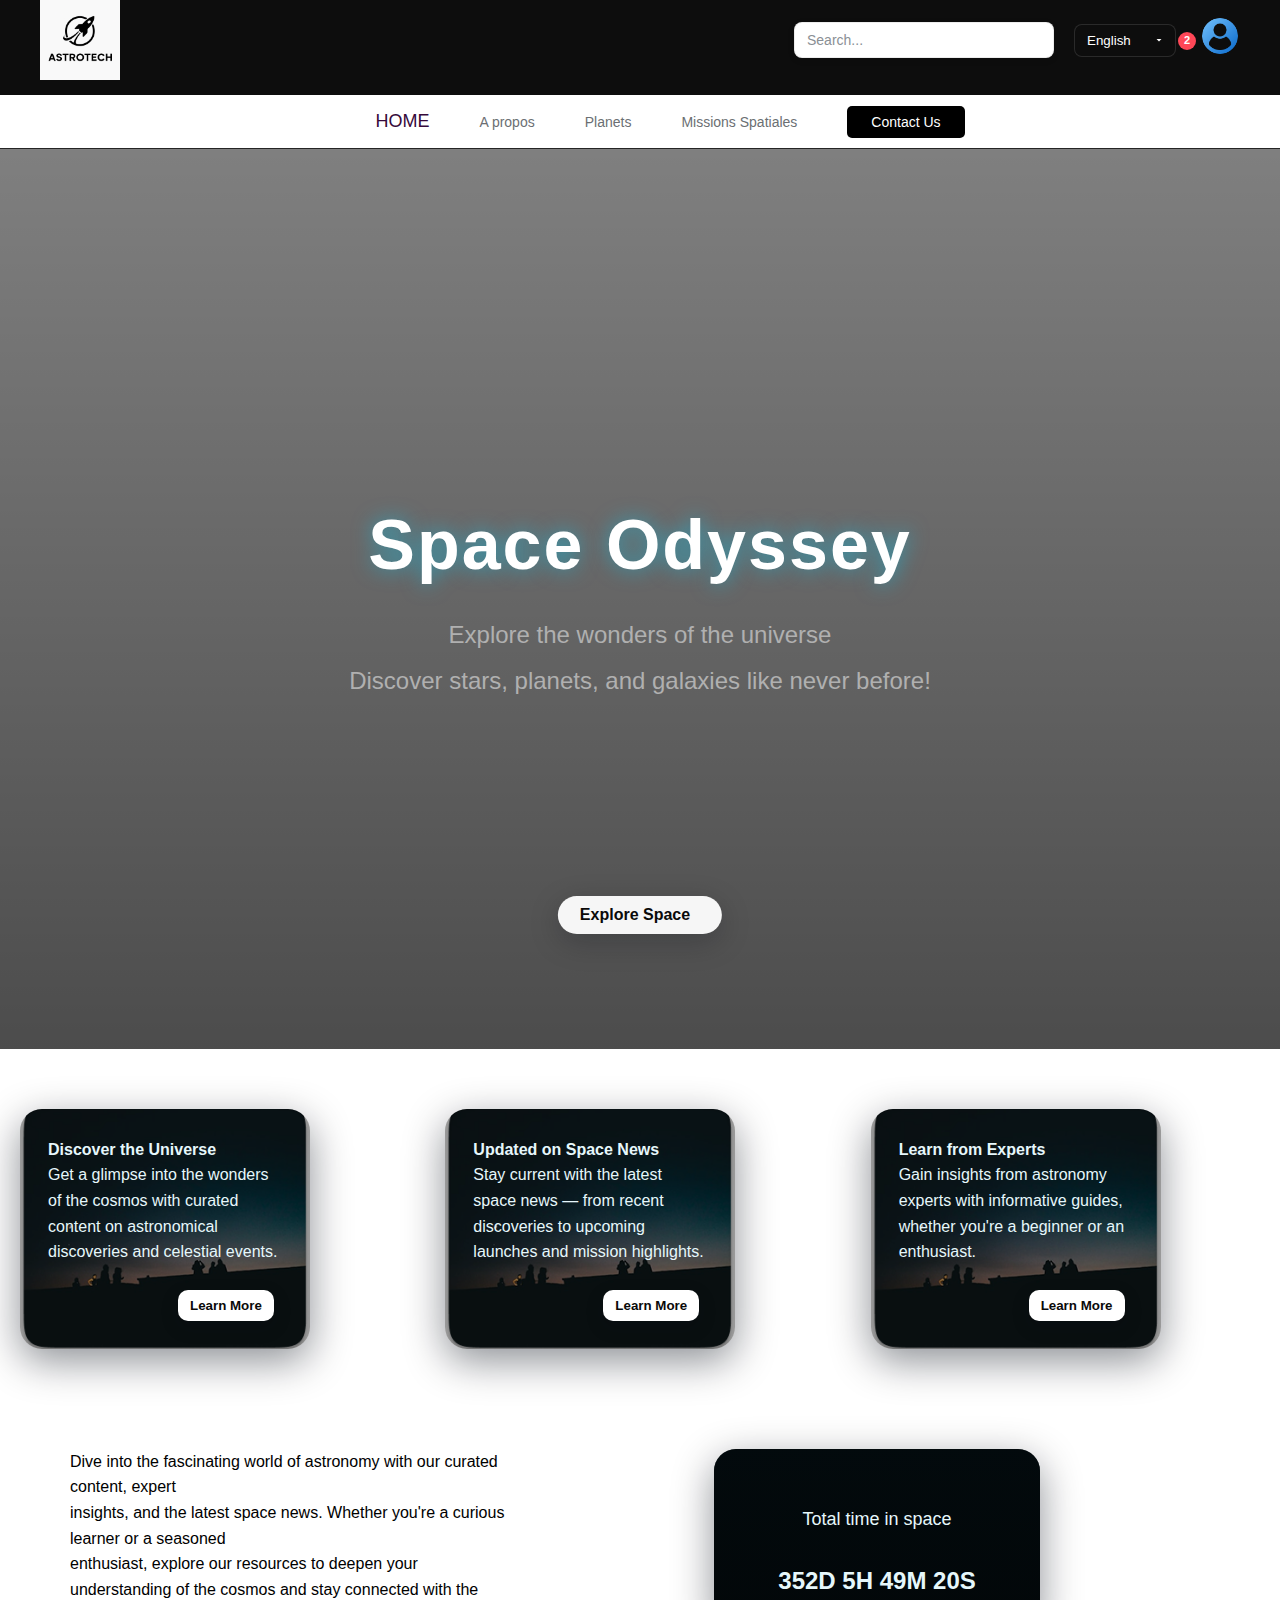
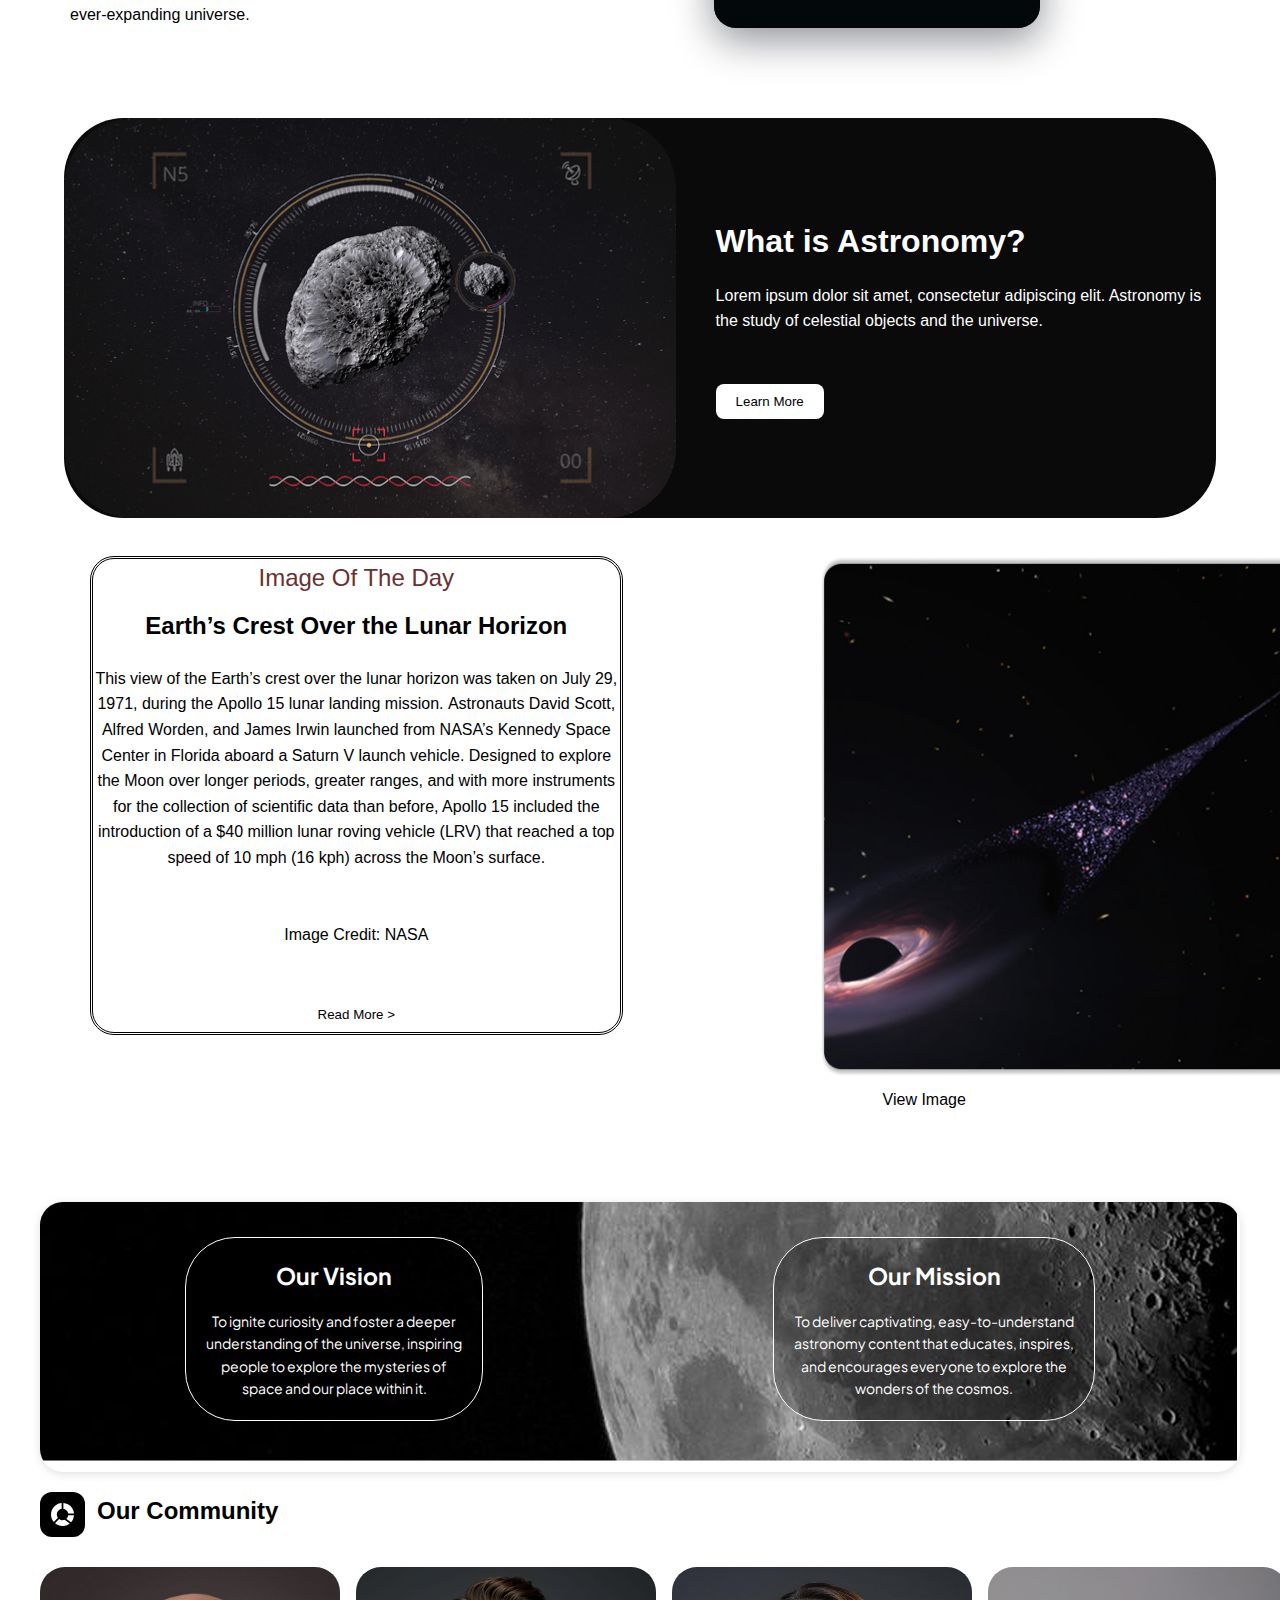
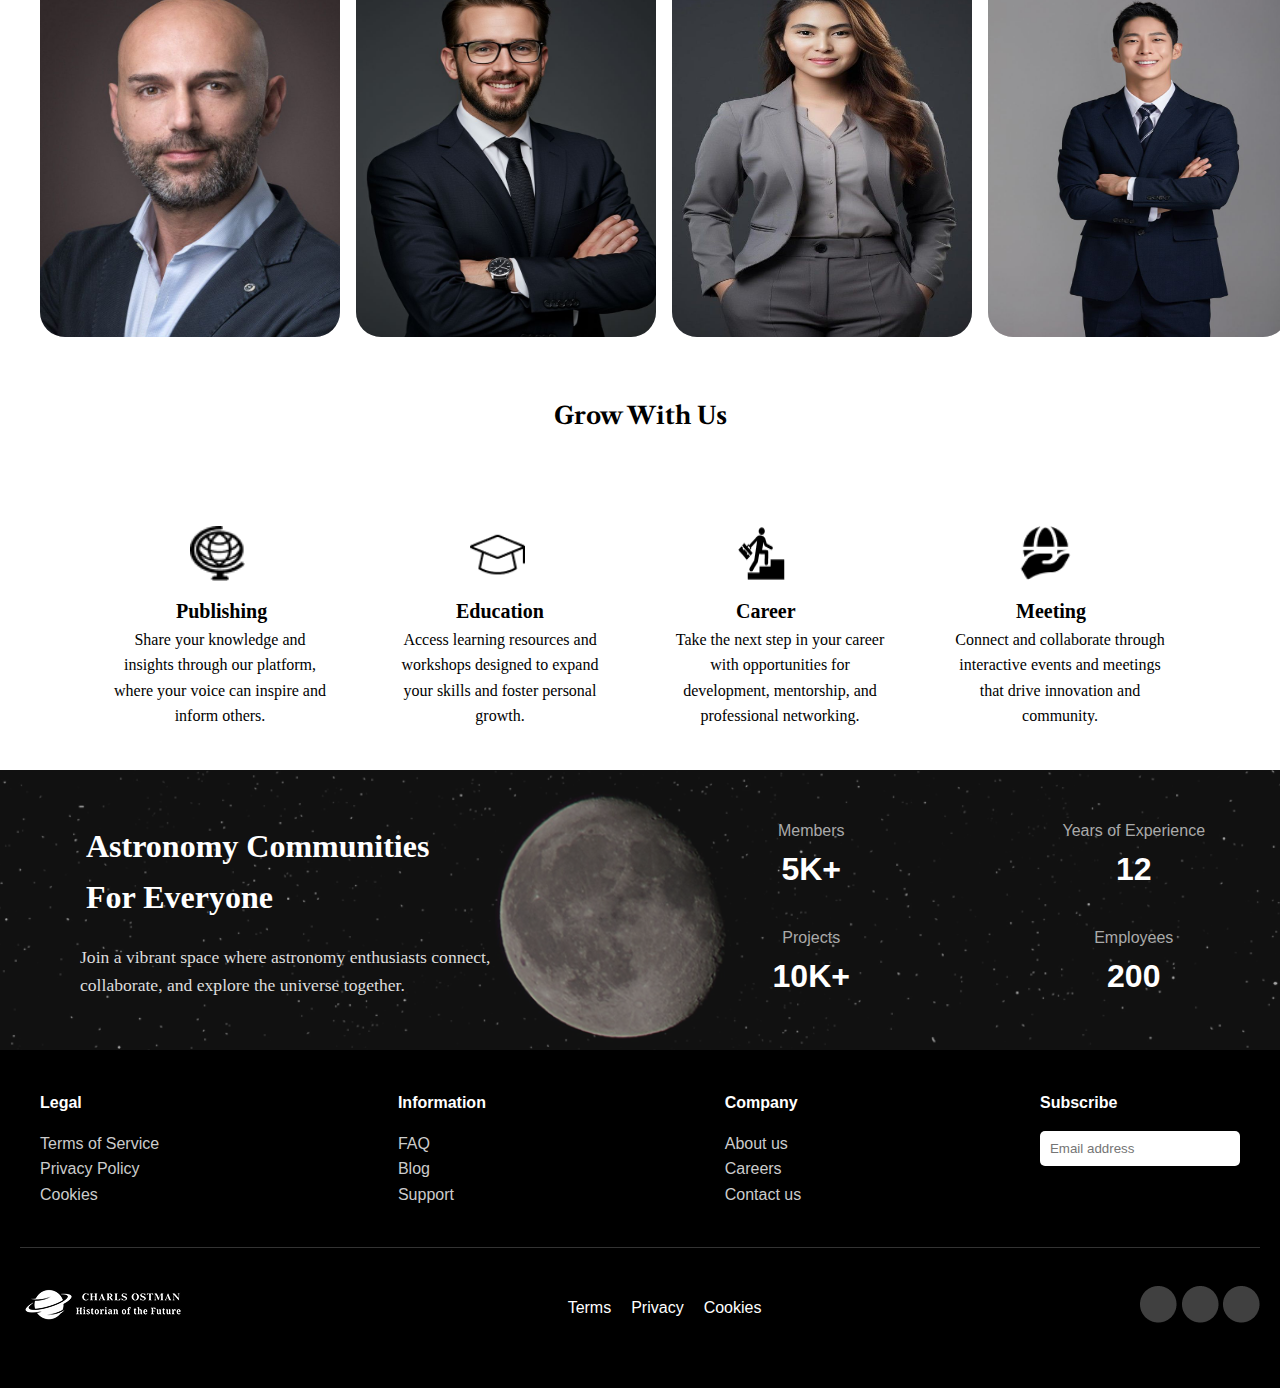
<file: index.html>
<!DOCTYPE html>
<html lang="en">
<head>
  <meta charset="UTF-8">
  <meta name="viewport" content="width=device-width, initial-scale=1.0">
  <title>Home page</title>
  <link rel="stylesheet" href="styles.css">
  <link rel="preconnect" href="https://fonts.googleapis.com">
  <link rel="preconnect" href="https://fonts.gstatic.com" crossorigin>
  <link href="https://fonts.googleapis.com/css2?family=Plus+Jakarta+Sans:ital,wght@0,200..800;1,200..800&display=swap" rel="stylesheet">
  <link href="https://fonts.googleapis.com/css2?family=Libre+Caslon+Text&display=swap" rel="stylesheet">
  <link href="https://fonts.googleapis.com/css2?family=Castoro&display=swap" rel="stylesheet">
  <link rel="stylesheet" href="https://fonts.google.com/share?selection.family=Castoro:ital@0;1|Libre+Caslon+Text:ital,wght@0,400;0,700;1,400|Plus+Jakarta+Sans:ital,wght@0,200..800;1,200..800|Poly:ital@0;1">
  <link rel="stylesheet" href="https://fonts.google.com/share?selection.family=Castoro:ital@0;1|Libre+Caslon+Text:ital,wght@0,400;0,700;1,400|Plus+Jakarta+Sans:ital,wght@0,200..800;1,200..800|Poly:ital@0;1">
</head>
<body>
  <nav class="navbar">
    <div class="container">
      <div class="nav-top">
        <div class="nav-brand">
          <div class="logo">
            <img class="Navlogo" src="img/ASTROTECH Logo Design.png" alt="Logo" />
          </div>
        </div>
        <div class="nav-right">
          <div class="search-box">
            <input type="text" placeholder="Search...">
            <i class="fas fa-search"></i>
          </div>
          <select class="language-select">
            <option>English</option>
            <option>Français</option>
          </select>
          <div class="notification">
            <i class="fas fa-bell"></i>
            <span class="badge">2</span>
          </div>
          <div class="profile">
            <img src="img/user.png"
              alt="Profile">
          </div>
        </div>
      </div>
    </div>
    <div class="nav-bottom">
      <div class="social-icons">
        <a href="#"><i class="fab fa-instagram"></i></a>
        <a href="#"><i class="fab fa-twitter"></i></a>
        <a href="#"><i class="fab fa-behance"></i></a>
      </div>
      <ul class="nav-menu">
        <li><a href="index.html" class="active">HOME</a></li>
        <li><a href="about.html">A propos</a></li>
        <li><a href="planets.html">Planets</a></li>
        <li><a href="missions.html">Missions Spatiales</a></li>
        <!-- <li><a href="contact.html">Contact</a></li> -->
        <li><a href="contact.html" class="btn-contact">Contact Us</a></li>
      </ul>
    </div>
  </nav>
  <section class="hero">
    <div class="hero-content">
      <h1 class="hero-title">Space Odyssey</h1>
      <p class="hero-subtitle">Explore the wonders of the universe</p>
      <p class="hero-subtitle">Discover stars, planets, and galaxies like never before!</p>
      <button class="btn-primary">
        Explore Space <i class="fas fa-up-right-from-square"></i>
      </button>
    </div>
  </section>
  <div>
    <section class="features container">
      <div class="feature-cards">
        <div class="cards">
          <h4>Discover the Universe</h4>
          <p>Get a glimpse into the wonders of the cosmos with curated content on astronomical discoveries and celestial
            events.</p>
          <button class="card-btn">Learn More</button>
        </div>
        <div class="cards">
          <h4>Updated on Space News</h4>
          <p>Stay current with the latest space news — from recent discoveries to upcoming launches and mission
            highlights.</p>
          <button class="card-btn">Learn More</button>
        </div>
        <div class="cards">
          <h4>Learn from Experts</h4>
          <p>Gain insights from astronomy experts with informative guides, whether you're a beginner or an enthusiast.
          </p>
          <button class="card-btn">Learn More</button>
        </div>
      </div>
    </section>
  </div>
  <section class="time">
    <div class="par">
      <p>
        Dive into the fascinating world of astronomy with our curated content,
        expert<br> insights, and the latest space news. Whether you're a curious learner or a seasoned<br>
        enthusiast, explore our resources to deepen your understanding of the cosmos and
        stay connected with the ever-expanding universe.
      </p>
    </div>
    <div class="card">
      <h4 class="tt">Total time in space </h4>
      <h2 class="t">352D 5H 49M 20S</h2>
    </div>
  </section>
  <section class="astronomy-info">
    <div class="astro-image"></div>
    <div class="astro-text">
      <h2>What is Astronomy?</h2>
      <p>Lorem ipsum dolor sit amet, consectetur adipiscing elit. Astronomy is the study of celestial objects and the
        universe.</p>
      <button class="btn">Learn More</button>
    </div>
  </section>
  <section class="image-of-day">
    <div class="text-side">
      <h3 class="txt">Image Of The Day</h3>
      <h2 >Earth’s Crest Over the Lunar Horizon</h2>
      <p >This view of the Earth’s crest over the lunar horizon was taken on July 29, 1971, during the Apollo 15 lunar
        landing mission. Astronauts David Scott, Alfred Worden, and James Irwin launched from NASA’s Kennedy Space
        Center in Florida aboard a Saturn V launch vehicle.
        Designed to explore the Moon over longer periods, greater ranges, and with more instruments for the collection
        of scientific data than before, Apollo 15 included the introduction of a $40 million lunar roving vehicle (LRV)
        that reached a top speed of 10 mph (16 kph) across the Moon’s surface.
        <br>
        <br>
        <br>
        Image Credit: NASA
      </p>
      <button class="btn">Read More ></button>
    </div>
    <div class="image-side">
      <div class="day-image"></div>
      <a href="#" class="view-link">View Image <i class="fa-solid fa-arrow-right"></i></a>
    </div>
  </section>
  <section class="vision-mission">
    <div class="vision-container">
      <div class="vision">
        <h3>Our Vision</h3>
        <p>To ignite curiosity and foster a deeper <br>
          understanding of the universe, inspiring <br>
          people to explore the mysteries of <br>
          space and our place within it.</p>
      </div>
      <div class="mission">
        <h3>Our Mission</h3>
        <p>To deliver captivating, easy-to-understand <br>
          astronomy content that educates, inspires,<br>
          and encourages everyone to explore the <br>
          wonders of the cosmos.</p>
      </div>
    </div>
  </section>
  <section class="community">
    <div class="icon-shape-cont">
      <div class="icon-shape">
        <img src="img/combo shape.svg" alt="">
      </div>
      <h2 >Our Community</h2>
    </div>
    <div class="community-members">
      <div class="member">
        <div class="member-img">
          <img class="Cimg" src="img/comunity/1.jpg" alt=""></div>
        <h4></h4>
      </div>
      <div class="member">
        <div class="member-img"><img  class="Cimg" src="img/comunity/2.jpg" alt=""></div>
        <h4></h4>
      </div>
      <div class="member">
        <div class="member-img"><img class="Cimg" src="img/comunity/3.jpg" alt=""> </div>
        <h4></h4>
      </div>
      <div class="member">
        <div class="member-img"><img class="Cimg" src="img/comunity/4.jpg" alt=""></div>
        <h4></h4>
      </div>
    </div>
  </section>
  <section>
    <h2 class="grow">Grow With Us</h2>
    <div class="grow-items">
      <div class="grow-item">
        <i class="fa-solid fa-book-open"></i>
        <img style="margin-left: 5em;" class="Lgrow" src="img/grow/Group.png" alt="">
        <h4 class="Hgrow">Publishing</h4>
        <p class="Tgrow">Share your knowledge and insights through our platform, where your voice can inspire and inform others.</p>
      </div>
      <div class="grow-item">
        <i class="fa-solid fa-graduation-cap"></i>
        <img style="    margin-left: 5em;" class="Lgrow" src="img/grow/education.png" alt="">
        <h4 class="Hgrow">Education</h4>
        <p class="Tgrow">Access learning resources and workshops designed to expand your skills and foster personal growth.</p>
      </div>
      <div class="grow-item">
        <i class="fa-solid fa-briefcase"></i>
        <img class="Lgrow" src="img/grow/career.png" alt="">
        <h4 class="Hgrow">Career</h4>
        <p class="Tgrow">Take the next step in your career with opportunities for development, mentorship, and professional networking.</p>
      </div>
      <div class="grow-item">
        <i class="fa-solid fa-handshake"></i>
        <img class="Lgrow" src="img/grow/meeting.png" alt="">
        <h4 class="Hgrow">Meeting</h4>
        <p class="Tgrow">Connect and collaborate through interactive events and meetings that drive innovation and community.</p>
      </div>
    </div>
  </section>
 <section class="community-section">
  <div class="community-text">
    <h1>Astronomy Communities<br>For Everyone</h1>
    <p>Join a vibrant space where astronomy enthusiasts connect,<br>
       collaborate, and explore the universe together.</p>
  </div>
  <div class="community-stats">
    <div class="stat">
      <p>Members</p>
      <h2>5K+</h2>
    </div>
    <div class="stat">
<p>Years of Experience</p>
      <h2>12</h2>
    </div>
    <div class="stat">
            <p>Projects</p>
      <h2>10K+</h2>
    </div>
    <div class="stat">
      <p>Employees</p>
      <h2>200</h2>
    </div>
  </div>
</section>
  <footer class="footer">
    <div class="footer-content">
      <div class="footer-section legal">
        <h4>Legal</h4>
        <ul>
          <li>Terms of Service</li>
          <li>Privacy Policy</li>
          <li>Cookies</li>
        </ul>
      </div>
      <div class="footer-section info">
        <h4>Information</h4>
        <ul>
          <li>FAQ</li>
          <li>Blog</li>
          <li>Support</li>
        </ul>
      </div>

      <div class="footer-section company">
        <h4>Company</h4>
        <ul>
          <li>About us</li>
          <li>Careers</li>
          <li>Contact us</li>
        </ul>
      </div>
      <div class="footer-section subscribe">
        <h4>Subscribe</h4>
        <input type="email" placeholder="Email address">
      </div>
    </div>
    <div class="footer-bottom">
      <div>
        <img src="img/Logo 2 1.png" alt="">
      </div>
      <div>
        <ul class="horizontal-list">
          <li>Terms</li>
          <li>Privacy</li>
          <li>Cookies</li>
        </ul>
      </div>
      <div class="socials">
            <img src="img/fb.png" alt="">
            <img src="img/in.png" alt="">
            <img src="img/twiter.png" alt="">
      </div>
    </div>
  </footer>
</body>
</html>
</file>
<file: styles.css>
X * {
  margin: 0;
  padding: 0;
  box-sizing: border-box;
}

body {
  font-family: Arial, sans-serif;
  background-color: #ffffff;
  color: #ffffff;
  overflow-x: hidden;
}

.container {
  max-width: 1400px;
  margin: 0 auto;
  padding: 0 20px;
}

.navbar {
  background-color: rgba(0, 0, 0, 0.95);
  padding: 0px 0 0 0;
  /* position: fixed; */
  width: 100%;
  top: 0;
  z-index: 1000;
  border-bottom: 1px solid rgba(255, 255, 255, 0.1);
  margin-right: 30%;
  margin-left: 0px;
}

.nav-top {
  display: flex;
  justify-content: space-between;
  align-items: center;
  margin-bottom: 15px;
  padding: 0 20px;
}

.nav-brand .logo {
  display: flex;
  align-items: center;
  gap: 15px;
}

.nav-brand .logo i {
  font-size: 32px;
  color: #00d4ff;
}

.nav-brand h3 {
  font-size: 16px;
  letter-spacing: 2px;
  font-weight: 700;
}

.nav-brand p {
  font-size: 11px;
  color: #b0b0b0;
}

.nav-right {
  display: flex;
  align-items: center;
  gap: 12px;
}

.search-box {
  position: relative;
  flex: 0 0 260px;
  max-width: 260px;
  margin-left: 0;
  margin-right: 8px;
}

.search-box input {
  width: 100%;
  padding: 9px 36px 9px 12px;
  background-color: #ffffff;
  border: 1px solid rgba(10, 10, 10, 0.08);
  border-radius: 8px;
  color: #0a0a0a;
  font-size: 14px;
  box-shadow: 0 2px 8px rgba(2, 8, 20, 0.06);
}

.search-box input::placeholder {
  color: #8a8f95;
}

.search-box input:focus {
  outline: none;
  border-color: rgba(0, 212, 255, 0.6);
}

.search-box i {
  position: absolute;
  right: 10px;
  top: 50%;
  transform: translateY(-50%);
  color: #6b6f73;
  font-size: 16px;
}

.language-select {
  background-color: transparent;
  color: #ffffff;
  border: 1px solid rgba(255, 255, 255, 0.12);
  padding: 8px 36px 8px 12px;
  border-radius: 8px;
  cursor: pointer;
  position: relative;
  background-image: url("data:image/svg+xml,%3Csvg xmlns='http://www.w3.org/2000/svg' width='12' height='12' viewBox='0 0 24 24'%3E%3Cpath fill='%23ffffff' d='M7 10l5 5 5-5z'/%3E%3C/svg%3E");
  background-repeat: no-repeat;
  background-position: right 10px center;
  background-size: 12px;
  -webkit-appearance: none;
  -moz-appearance: none;
  appearance: none;
}

.language-select option {
  background-color: #0b0f12;
  color: #ffffff;
}

.language-select:focus {
  outline: none;
  border-color: rgba(0, 212, 255, 0.6);
  box-shadow: 0 4px 18px rgba(0, 212, 255, 0.06);
}

.notification {
  position: relative;
  cursor: pointer;
}

.notification i {
  font-size: 20px;
  color: #ffffff;
}

.notification:hover i {
  color: #00d4ff;
}

.notification .badge {
  position: absolute;
  top: -8px;
  right: -8px;
  background-color: #ff4757;
  color: white;
  border-radius: 50%;
  width: 18px;
  height: 18px;
  display: flex;
  align-items: center;
  justify-content: center;
  font-size: 11px;
  font-weight: 700;
}

.profile img {
  width: 40px;
  height: 40px;
  border-radius: 50%;
  cursor: pointer;
  border: 2px solid transparent;
}

.profile img:hover {
  border-color: #00d4ff;
}

.nav-bottom {
  background-color: #ffffff;
  padding: 12px 0;
  display: flex;
  justify-content: center;
  align-items: center;
  gap: 30px;
}

.social-icons {
  display: flex;
  gap: 15px;
}

.social-icons a {
  color: #9a9fa5;
  font-size: 18px;
  transition: 0.3s;
}

.social-icons a:hover {
  color: #00d4ff;
}

.nav-menu {
  display: flex;
  list-style: none;
  gap: 50px;
  align-items: center;
}

.nav-menu a {
  color: #d2d2d2;
  text-decoration: none;
  font-size: 14px;
  transition: 0.3s;
  font-weight: 500;
}

.nav-menu a:hover {
  color: #00d4ff;
}

.nav-menu a.active {
  color: #00d4ff;
}

.btn-contact {
  background-color: #2e3341;
  color: #ffffff !important;
  padding: 8px 24px;
  border-radius: 5px;
  font-weight: 600;
}

.btn-contact:hover {
  background-color: #00ff15;
  color: #ffffff;
}

.hero {
  height: 100vh;
  display: flex;
  align-items: center;
  justify-content: center;
  text-align: center;
  /* background: linear-gradient(rgba(0, 0, 0, 0.5), rgba(0, 0, 0, 0.7)), url('https://images.unsplash.com/photo-1614730321146-b6fa6a46bcb4?w=1920') center/cover; */
  margin-top: 130px;
  position: relative;
  margin: -9px;
}

.hero-content {
  animation: fadeInUp 1s ease-out;
}

.hero-title {
  font-size: 70px;
  font-weight: 700;
  margin-bottom: 15px;
  text-shadow: 0 0 20px rgba(0, 212, 255, 0.5);
  letter-spacing: 2px;
}

.hero-subtitle {
  font-size: 24px;
  color: #b0b00b;
  margin-bottom: 8px;
}

.btn-primary {
  color: #000000;
  padding: 15px 20px;
  border: none;
  border-radius: 50px;
  font-size: 16px;
  font-weight: 600;
  cursor: pointer;
  transition: 0.3s;
  background: #cccccc;
}

.btn-primary:hover {
  transform: translateY(-3px);
  box-shadow: 0 10px 30px rgba(0, 212, 255, 0.4);
}

.btn-primary i {
  margin-left: 10px;
}

.hero .btn-primary {
  position: absolute;
  bottom: 115px;
  left: 50%;
  transform: translateX(-50%);
  z-index: 6;
  background: rgba(255, 255, 255, 0.95);
  color: #0a0a0a;
  padding: 10px 22px;
  border-radius: 30px;
  box-shadow: 0 8px 30px rgba(2, 8, 20, 0.22);
  font-weight: 700;
  transition: transform 0.25s ease, box-shadow 0.25s ease;
}

.hero .btn-primary:hover {
  transform: translateX(-50%) translateY(-3px);
  box-shadow: 0 14px 40px rgba(2, 8, 20, 0.28);
}

.hero-content {
  max-width: 900px;
  margin: 0 auto;
  padding: 60px 20px;
}

.hero-title {
  font-size: 64px;
  text-shadow: 0 8px 24px rgba(0, 0, 0, 0.6), 0 0 20px rgba(0, 212, 255, 0.15);
  color: #ffffff;
  margin-bottom: 12px;
}

.hero-subtitle {
  font-size: 20px;
  color: rgba(255, 255, 255, 0.9);
  margin-bottom: 6px;
}

.hero-text {
  font-size: 18px;
  color: rgba(255, 255, 255, 0.85);
  margin-bottom: 28px;
}

.btn-primary.pill {
  background: rgba(255, 255, 255, 0.95);
  color: #0a0a0a;
  padding: 10px 22px;
  border-radius: 30px;
  font-weight: 700;
  box-shadow: 0 6px 22px rgba(2, 8, 20, 0.2);
}

.features {
  padding: 60px 20px 100px 20px;
}

.feature-cards {
  display: grid;
  grid-template-columns: repeat(3, 1fr);
  gap: 36px;
  align-items: stretch;
}

.cards {
  /* background-color: #041014; */
  border-radius: 22px;
  padding: 28px;
  color: #e6f7fb;
  box-shadow: 0 12px 40px rgba(2, 8, 20, 0.45);
  display: flex;
  flex-direction: column;
  justify-content: space-between;
  min-height: 240px;
  position: relative;
  overflow: hidden;
  background-size: cover;
  background-position: center;
  background-repeat: no-repeat;
  width: 290px;
  background-image: url("img/Rectangle_503.png");
}

.card::before {
  content: "";
  position: absolute;
  inset: 0;
  background: linear-gradient(180deg, rgba(2, 6, 8, 0.6), rgba(2, 6, 8, 0.9));
  z-index: 0;
}

.card>* {
  position: relative;
  z-index: 1;
}

.card h4 {
  font-size: 18px;
  margin-bottom: 10px;
}

.card p {
  color: rgba(230, 247, 251, 0.95);
  font-size: 14px;
  line-height: 1.6;
}

.card-btn {
  align-self: flex-start;
  margin-top: 25px;
  background: #ffffff;
  color: #0a0a0a;
  border: none;
  padding: 8px 12px;
  border-radius: 10px;
  cursor: pointer;
  box-shadow: 0 6px 18px rgba(2, 8, 20, 0.18);
  font-weight: 700;
  margin-left: 130px;
}

.feature-cards .card:nth-child(1) {
  background-image: url("https://images.unsplash.com/photo-1470770903676-69b98201ea1c?w=1200&auto=format&fit=crop&q=80");
}

.feature-cards .card:nth-child(2) {
  background-image: url("https://images.unsplash.com/photo-1470770903676-69b98201ea1c?w=1200&auto=format&fit=crop&q=80");
}

.feature-cards .card:nth-child(3) {
  background-image: url("https://images.unsplash.com/photo-1462331940025-496dfbfc7564?w=1200&auto=format&fit=crop&q=80");
}

@media (max-width: 968px) {
  .feature-cards {
    grid-template-columns: 1fr;
    gap: 20px;
  }

  .hero-title {
    font-size: 48px;
  }
}

@media (max-width: 968px) {
  .nav-top {
    flex-wrap: wrap;
    gap: 15px;
  }

  .search-box {
    order: 3;
    max-width: 100%;
    width: 100%;
    margin: 10px 0;
    flex: 1 1 auto;
  }

  .nav-bottom {
    flex-direction: column;
    gap: 15px;
    padding: 15px 0;
  }

  .nav-menu {
    flex-wrap: wrap;
    justify-content: center;
    gap: 15px;
  }

  .hero-title {
    font-size: 40px;
  }

  .hero-subtitle {
    font-size: 18px;
  }

  .hero-text {
    font-size: 16px;
  }
}

@media (max-width: 640px) {
  .hero-title {
    font-size: 32px;
  }

  .nav-brand h3 {
    font-size: 14px;
  }

  .nav-menu a {
    font-size: 13px;
  }

  .btn-contact {
    padding: 6px 16px;
    font-size: 13px;
  }

  .social-icons a {
    font-size: 16px;
  }
}

.notification {
  position: relative;
  cursor: pointer;
}

.notification i {
  font-size: 20px;
  color: #ffffff;
}

.notification:hover i {
  color: #00d4ff;
}

.notification .badge {
  position: absolute;
  top: -8px;
  right: -8px;
  background-color: #ff4757;
  color: white;
  border-radius: 50%;
  width: 18px;
  height: 18px;
  display: flex;
  align-items: center;
  justify-content: center;
  font-size: 11px;
  font-weight: 700;
}

.profile img {
  width: 40px;
  height: 40px;
  border-radius: 50%;
  cursor: pointer;
  border: 2px solid transparent;
}

.profile img:hover {
  border-color: #00d4ff;
}

.nav-bottom {
  background-color: #ffffff;
  padding: 12px 0;
  display: flex;
  justify-content: center;
  align-items: center;
  gap: 30px;
}

.social-icons {
  display: flex;
  gap: 15px;
}

.social-icons a {
  color: #6b6f73;
  font-size: 18px;
  transition: 0.3s;
}

.social-icons a:hover {
  color: #00d4ff;
}

.nav-menu {
  display: flex;
  list-style: none;
  gap: 50px;
  align-items: center;
}

.nav-menu a {
  color: #6b6f73;
  text-decoration: none;
  font-size: 14px;
  transition: 0.3s;
  font-weight: 500;
}

.nav-menu a:hover {
  color: #3666b2;
  transition: cubic-bezier(0.77, 0, 0.175, 1);
}

.nav-menu a.active {
  color: #36093a;
  font-size: large;

}

.btn-contact {
  background-color: #000000;
  color: #ffffff;
  padding: 8px 24px;
  border-radius: 5px;
  font-weight: 600;
}

.btn-contact:hover {
  background-color: #111111;
  color: #ffffff;
}

.hero {
  height: 100vh;
  display: flex;
  align-items: center;
  justify-content: center;
  text-align: center;
  background: linear-gradient(rgba(0, 0, 0, 0.5), rgba(0, 0, 0, 0.7)),
    url("https://images.unsplash.com/photo-1614730321146-b6fa6a46bcb4?w=1920") center/cover;
  margin-top: 130px;
  margin: -9px;
}

.hero-title {
  font-size: 70px;
  font-weight: 700;
  margin-bottom: 15px;
  text-shadow: 0 0 20px rgba(0, 212, 255, 0.5);
  letter-spacing: 2px;
}

.hero-subtitle {
  font-size: 24px;
  color: #b0b0b0;
  margin-bottom: 8px;
}

.hero-text {
  font-size: 20px;
  margin-bottom: 40px;
  color: #00d4ff;
}

.btn-primary {
  color: #000000;
  padding: 15px 20px;
  border: none;
  border-radius: 50px;
  font-size: 16px;
  font-weight: 600;
  cursor: pointer;
  transition: 0.3s;
  background: #cccccc;
}

.btn-primary:hover {
  transform: translateY(-3px);
  box-shadow: 0 10px 30px rgba(0, 212, 255, 0.4);
}

.btn-primary i {
  margin-left: 10px;
}

@media (max-width: 968px) {
  .nav-top {
    flex-wrap: wrap;
    gap: 15px;
  }

  .search-box {
    order: 3;
    max-width: 100%;
    width: 100%;
    margin: 10px 0;
  }

  .nav-bottom {
    flex-direction: column;
    gap: 15px;
    padding: 15px 0;
  }

  .nav-menu {
    flex-wrap: wrap;
    justify-content: center;
    gap: 15px;
  }

  .hero-title {
    font-size: 40px;
  }

  .hero-subtitle {
    font-size: 18px;
  }

  .hero-text {
    font-size: 16px;
  }
}

@media (max-width: 640px) {
  .hero-title {
    font-size: 32px;
  }

  .nav-brand h3 {
    font-size: 14px;
  }

  .nav-menu a {
    font-size: 13px;
  }

  .btn-contact {
    padding: 6px 16px;
    font-size: 13px;
  }

  .social-icons a {
    font-size: 16px;
  }
}

.time {
  color: #000000;
  display: flex;
  gap: 200px;
}

.cardW {
  background-color: #041014;
  border-radius: 22px;
  padding: 28px;
  color: #e6f7fb;
  box-shadow: 0 12px 40px rgba(2, 8, 20, 0.45);
  display: flex;
  flex-direction: column;
  justify-content: space-between;
  min-height: 240px;
  position: relative;
  overflow: hidden;
  background-size: cover;
  background-position: center;
  background-repeat: no-repeat;
  margin: 70px 70px;
  padding: 50px 50px;
  height: 70%;
}

.card {
  background-color: #041014;
  border-radius: 22px;
  padding: 28px;
  color: #e6f7fb;
  box-shadow: 0 12px 40px rgba(2, 8, 20, 0.45);
  display: flex;
  flex-direction: column;
  justify-content: space-between;
  /* min-height: 240px; */
  position: relative;
  overflow: hidden;
  background-size: cover;
  background-position: center;
  background-repeat: no-repeat;
  margin-right: 240px;
  width: 630px;
}

.par-text {
  width: 200%;
  margin-left: 30px;
  margin-right: 40px;
}

.par {
  margin-left: 70px;
  align-items: center;
  display: flex;
}

.t {
  text-align: center;
  margin-top: -20px;
}

.tt {
  text-align: center;
  padding-block: inherit;
}

.title {
  display: flex;
  align-items: center;
  gap: 10px;
  /* space between icon and text */
}

.title i {
  color: #1e90ff;
  /* nice blue glow color */
  font-size: 20px;
}

.tt {
  font-size: 18px;
  font-weight: 500;
  color: #e6f7fb;
  margin: 0;
}

.ImgOD {
  background-color: #ffffff;
  margin-top: 50%;
}

* {
  margin: 0;
  padding: 0;
  box-sizing: border-box;
}

body {
  font-family: "Poppins", sans-serif;
  background-color: #fff;
  color: #000;
  line-height: 1.6;
}

/* Vision & Mission */
.vision-mission {
  /* display: flex;
  justify-content: space-between;
  align-items: center;
  background-image: url(img/Rectangle_554.png);
  color: #fff;
  border-radius: 20px; */
  color: white;
  margin: auto;
  max-width: 1200px;
  background-image: url(img/Rectangle_554.png);
  height: 270px;
  position: relative;
  border-radius: 23px;
  font-family: "Plus Jakarta Sans", sans-serif;
  background-repeat: no-repeat;
  box-shadow: rgba(99, 99, 99, 0.2) 0px 2px 8px 0px;
}

.vision,
.mission {
  text-align: center;
  padding: 20px;
  border: 1px solid;
  border-radius: 50px;
  background: #0000003b;
  font-size: 14px;
  /* font-weight: bold; */
}

/* Community */
.community {
  max-width: 1200px;
  margin: auto;
}

.community-members {
  display: grid;
  grid-template-columns: repeat(4, 1fr);
  gap: 16px;
  margin-top: 30px;
}

.member {
  width: 300px;
}

.member-img {
  width: 100%;
  height: 370px;
  background-color: #ccc;
  border-radius: 25px;
  overflow: hidden;
}

/* Grow Section */
.grow {
  text-align: center;
  padding: 60px 20px;
}

.grow-items {
  display: flex;
  justify-content: center;
  gap: 60px;
  flex-wrap: wrap;
  margin-top: 30px;
}

.grow-item {
  width: 220px;
}

.grow-item i {
  font-size: 30px;
  margin-bottom: 10px;
}

/* Statistics */
.statistics {
  /* display: flex; */
  background-image: url(img/moon.png);
  background-repeat: round;
  color: #fff;
  /* padding: 80px 20px; */
  text-align: center;
  margin-top: 50px;
}

.stats-numbers {
  display: grid;
  grid-template-columns: repeat(2, 1fr);
  /* justify-content: center; */
  flex-wrap: wrap;
  gap: 60px;
  margin-top: 40px;
}

/* Footer */
.footer {
  background: #000;
  color: #ccc;
  padding: 40px 20px;
}

.footer-content {
  display: flex;
  justify-content: space-between;
  flex-wrap: wrap;
  gap: 30px;
  max-width: 1200px;
  margin: 0 auto;
}

.footer-section h4 {
  color: #fff;
  margin-bottom: 15px;
}

.footer-section ul {
  list-style: none;
}

.footer-section input {
  padding: 10px;
  width: 200px;
  border: none;
  border-radius: 5px;
}

.footer-bottom {
  display: flex;
  justify-content: space-between;
  align-items: center;
  border-top: 1px solid #333;
  margin-top: 40px;
  padding-top: 20px;
}

.socials i {
  margin: 0 8px;
  cursor: pointer;
  color: #fff;
}

* {
  margin: 0;
  padding: 0;
  box-sizing: border-box;
}

body {
  font-family: "Poppins", sans-serif;
  background: #fff;
  color: #000;
  line-height: 1.6;
  /* padding: 40px; */
}

/* Section 1 - Astronomy Info */
.astronomy-info {
  display: flex;
  align-items: center;
  justify-content: center;
  gap: 40px;
  height: 400px;
  /* padding: 60px; */
  background-color: #0a0a0a;
  color: #fff;
  margin-top: 7%;
  border-radius: 60px;
  width: 90%;
  margin-left: 5%;
  /* height: 69px; */
}

.astro-image {
  width: 55%;
  height: 100%;
  background-image: url("img/Astro_Kit_NASA_Dashboard_1.png");
  /* replace with your image path */
  background-size: cover;
  background-position: center;
  border-radius: 70px;
}

.astro-text {
  width: 45%;
}

.astro-text h2 {
  font-size: 2em;
  margin-bottom: 15px;
}

.astro-text p {
  line-height: 1.6;
  margin-bottom: 20px;
}

.btn {
  padding: 10px 20px;
  background-color: #ffffff;
  color: #000000;
  border: #000000;
  border-radius: 8px;
  cursor: pointer;
  transition: 0.3s;
  margin-top: 30px;
}

.btn:hover {
  background-color: #187bcd;
}

/* Section 2 - Image of the Day */
.image-of-day {
  display: flex;
  justify-content: space-between;
  align-items: flex-start;
  gap: 40px;
  margin-top: -4%;
  padding: 7%;
}

.text-side {
  text-align: center;
  border: double;
  border-radius: 24px;
  flex: 1;
}

.text-side h3 {
  margin-bottom: 10px;
  font-weight: 400;
}

.text-side h2 {
  margin-bottom: 20px;
}

.text-side p {
  margin-bottom: 20px;
}

.image-side {
  flex: 1;
  text-align: center;
}

.day-image {
  width: 501px;
  height: 521px;
  background-image: url("img/Frame_239197.png");
  background-size: cover;
  border-radius: 15px;
  background-position: center;
  margin-left: 30%;
}

.view-link {
  display: inline-block;
  margin-top: 10px;
  color: #000;
  text-decoration: none;
  font-weight: 500;
}

.view-link i {
  margin-left: 5px;
}

nav,
.hero,
footer {
  width: 100%;
  margin: 0;
  padding: 0;
  box-sizing: border-box;
}

.our {
  text-align: center;
}

.cards::before {
  content: "";
  position: absolute;
  top: 0;
  left: 0;
  width: 100%;
  height: 100%;
  background: rgba(0, 0, 0, 0.4);
  z-index: 0;
}

.cards * {
  position: relative;
  z-index: 1;
}

.contact-page {
  padding: 50px 20px;
  background: #f9f9f9;
}

.contact-wrapper {
  max-width: 1100px;
  margin: 0 auto 50px;
}

.contact-box {
  display: flex;
  background: #fff;
  border-radius: 8px;
  overflow: hidden;
  box-shadow: 0 2px 15px rgba(0, 0, 0, 0.1);
  border: 2px solid #00a8ff;
}

.contact-left {
  background: linear-gradient(135deg, #1a1a1a, #000);
  color: #fff;
  padding: 40px 35px;
  width: 35%;
  position: relative;
}

.contact-left h2 {
  font-size: 26px;
  margin-bottom: 8px;
}

.subtitle {
  font-size: 13px;
  color: #aaa;
  margin-bottom: 60px;
}

.contact-info {
  margin-bottom: 80px;
}

.info-item {
  display: flex;
  align-items: center;
  gap: 12px;
  margin-bottom: 20px;
  font-size: 14px;
}

.planet-card:hover {
  transform: translateY(-4px);
}

.planet-bg {
  position: absolute;
  bottom: 70px;
  left: 50%;
  transform: translateX(-50%);
  opacity: 0.3;
}

.social-buttons {
  position: absolute;
  bottom: 25px;
  left: 35px;
  display: flex;
  gap: 12px;
}

.social-buttons a {
  width: 32px;
  height: 32px;
  background: #333;
  border-radius: 50%;
  display: flex;
  align-items: center;
  justify-content: center;
  color: #fff;
  font-size: 14px;
  text-decoration: none;
  transition: background 0.3s;
}

.social-buttons a:hover {
  background: #00a8ff;
}

.contact-right {
  padding: 40px 50px;
  width: 65%;
}

.form-row-2 {
  display: flex;
  gap: 20px;
  margin-bottom: 20px;
}

.form-field {
  flex: 1;
  margin-bottom: 20px;
}

.form-field label {
  display: block;
  font-size: 12px;
  color: #666;
  margin-bottom: 5px;
}

.form-field input,
.form-field textarea {
  width: 100%;
  padding: 10px 0;
  border: none;
  border-bottom: 1px solid #ddd;
  font-size: 14px;
  font-family: inherit;
  outline: none;
}

.form-field input:focus,
.form-field textarea:focus {
  border-bottom-color: #00a8ff;
}

.radio-options {
  display: flex;
  gap: 15px;
  flex-wrap: wrap;
  margin-top: 8px;
}

.radio-options label {
  display: flex;
  align-items: center;
  gap: 6px;
  font-size: 12px;
  cursor: pointer;
}

.send-btn {
  background: #000;
  color: #fff;
  border: none;
  padding: 12px 35px;
  border-radius: 4px;
  font-size: 13px;
  float: right;
  cursor: pointer;
  transition: all 0.3s;
}

.send-btn:hover {
  background: #00a8ff;
  transform: translateY(-2px);
}

.contact-methods {
  max-width: 1100px;
  margin: 0 auto;
  display: flex;
  gap: 25px;
}

.method-box {
  flex: 1;
  background: #fff;
  padding: 35px 25px;
  border-radius: 8px;
  text-align: center;
  box-shadow: 0 2px 10px rgba(0, 0, 0, 0.08);
  transition: transform 0.3s;
}

.method-box:hover {
  transform: translateY(-5px);
}

.method-box i {
  font-size: 36px;
  color: #333;
  margin-bottom: 15px;
}

.method-box h3 {
  font-size: 20px;
  margin-bottom: 12px;
}

.method-box p {
  font-size: 13px;
  color: #666;
  line-height: 1.5;
  margin-bottom: 10px;
}

.method-box a {
  color: #00a8ff;
  text-decoration: none;
  font-weight: 600;
  font-size: 13px;
}

.method-box .phone {
  font-weight: 600;
  color: #000;
}

.square {
  width: 500px;
  position: absolute;
}

.square2 {
  width: 500px;
  position: absolute;
}

.vision-container {
  display: flex;
  justify-content: space-around;
  padding-top: 35px;
}

.vision-container h3 {
  margin-bottom: 15px;
  font-size: 23px;
  font-family: "Plus Jakarta Sans", sans-serif;
}

.icon-shape {
  background: black;
  display: flex;
  padding: 11px;
  border-radius: 12px;
  width: 45px;
  height: 45px;
}

.icon-shape-cont {
  display: flex;
  gap: 12px;
  margin-top: 20px;
  margin-bottom: 20px;
}

.Cimg {
  height: 380px;
  width: 305px;
}

.grow {
  font-family: "Libre Caslon Text", serif;
  text-align: center;
}

.Lgrow {
  justify-content: center;
  height: 55px;
  width: 55px;
  margin-left: 31%;
}

.Hgrow {
  font-family: "castoro text", serif;
  margin-left: 30%;
  font-size: 20px;
}

.Tgrow {
  text-align: center;
  font-family: "poly", serif;
}

.community-section {
  display: flex;
  justify-content: space-between;
  align-items: center;
  gap: 50px;
  background-image: url(img/moon.png);
  background-size: cover;
  /* make it cover the entire section */
  background-position: center;
  /* center the image */
  background-repeat: no-repeat;
  height: 280px;
  margin-top: 41px;

  color: #fff;
}

.community-text {
  flex: 1;
  font-family: "ploy", serif;
}

.community-text h1 {
  font-size: 2rem;
  margin-bottom: 20px;
  margin-left: 86px;
}

.community-text p {
  font-size: 1.1rem;
  line-height: 1.6;
  color: #ddd;
  margin-left: 80px;
}

.community-stats {
  flex: 1;
  display: grid;
  grid-template-columns: repeat(2, 1fr);
  gap: 30px;
  text-align: center;
}

.stat p {
  font-size: 1rem;
  color: #aaa;
}

.stat h2 {
  font-size: 2rem;
}

.horizontal-list {
  display: flex;
  /* makes items go in a row */
  gap: 20px;
  /* space between items */
  list-style: none;
  /* removes bullets */
  padding: 0;
  margin: 0;
}

.horizontal-list li {
  color: white;
  /* example styling */
}

.image-section {
  width: 100%;
  height: 500px;
  /* adjust height as you like */
  background-image: url("Apropos/Solar\ System\ Poster\ .png");
  background-repeat: no-repeat;
  background-size: auto;
  background-position: center;
  background-position: 50px 100px;
  background-position: top left;
  background-position: bottom right;
}

.image-section {
  position: relative;
  height: 500px;
  overflow: hidden;
}

.bg-img {
  position: absolute;
  top: 0;
  /* you can adjust these to move the image */
  left: 0;
  width: auto;
  /* keeps real width */
  height: auto;
  /* keeps real height */
}

.planet-section {
  padding: 40px 20px;
  display: flex;
  justify-content: center;
}

.planet-container {
  display: grid;
  grid-template-columns: repeat(3, 1fr);
  gap: 20px;
  /* space between cards */
}

.planet-card {
  box-shadow: 0 2px 6px rgba(0, 0, 0, 0.1);
  transition: transform 0.2s;
  height: 500px;
  width: 300px;
  background: #ffffff;
  border-radius: 14px;
  box-shadow: 0 6px 16px rgba(0, 0, 0, 0.2);
  overflow: hidden;
  font-family: Arial, sans-serif;
}

.planet-image {
  position: relative;
  height: 180px;
  background: url("your-image.jpg") center/cover no-repeat;
}

.planet-type {
  position: absolute;
  top: 10px;
  right: 10px;
  background-color: #1b1b38;
  color: #fff;
  padding: 4px 10px;
  font-size: 12px;
  border-radius: 8px;
}

.planet-info {
  padding: 20px;
  color: #222;
}

.planet-info h2 {
  font-size: 20px;
  margin-bottom: 6px;
}

.planet-info p {
  font-size: 14px;
  color: #555;
  margin-bottom: 18px;
}

.planet-stats {
  display: grid;
  grid-template-columns: repeat(2, 1fr);
  gap: 14px 12px;
}

.planet-stats h4 {
  font-size: 12px;
  color: #666;
  margin-bottom: 4px;
}

.planet-stats p {
  font-weight: bold;
  color: #000;
}

.Phead {
  display: flex;
  justify-content: center;
  margin-bottom: 50px;
  margin-top: 60px;
  margin-left: 145px;
  height: 27em;
  width: 80em;
  background-image: url(planets/head.png);
}

.ht {
  font-family: poppin, serif;
  font-size: 28px;
  margin-left: 30em;
  margin-top: 7em;
  color: white;
}

.Greysection {
  display: grid;
  text-align: center;
  justify-content: center;
  background-color: #cfcfcf;
  height: 400px;
  width: 1440;
}

.GSt {
  color: grey;
}

.missions-section {
  margin-top: 97px;
  margin-left: 177px;
  gap: 40px;
  width: 100%;
  max-width: 1200px;
  padding: 40px 20px;
  display: grid;
  justify-content: center;
}

.mission-row {
  display: grid;
  grid-template-columns: repeat(3, 1fr);
  gap: 24px;
}

.mission-card {
  background: #fff;
  border-radius: 12px;
  box-shadow: 0 2px 6px rgba(0, 0, 0, 0.1);
  overflow: hidden;
  transition: transform 0.2s ease;
}

.mission-card:hover {
  transform: translateY(-4px);
}

.mission-card img {
  width: 100%;
  height: 180px;
  object-fit: cover;
}

.mission-content {
  padding: 16px 20px;
}

.mission-title {
  font-weight: 600;
  font-size: 18px;
  margin-bottom: 4px;
}

.mission-org {
  font-size: 14px;
  color: #6b7280;
  margin-bottom: 10px;
  display: flex;
  align-items: center;
  gap: 6px;
}

.mission-desc {
  font-size: 14px;
  color: #374151;
  margin-bottom: 12px;
}

.mission-date {
  font-size: 13px;
  color: #6b7280;
  display: flex;
  align-items: center;
  gap: 6px;
}

.Mhead {
  margin-top: 34px;
  margin-left: 34px;
  display: grid;
  background-image: url(missions/Main.png);
  max-width: 90em;
  height: 14em;
  justify-content: center;
  text-align: center;
  color: white;
}


.exploration {
  background-color: #ECECF0;
  /* max-width: 900px; */
  margin-bottom: -3em;

  padding: 0 20px;
  text-align: center;
}

.exploration h2 {
  font-weight: 500;
  margin-bottom: 60px;
  color: #111;
  font-size: 17px;
}

.era {
  display: flex;
  align-items: flex-start;
  gap: 20px;
  margin-bottom: 50px;
  margin-left: 28em;

}

.line {
  width: 3px;
  height: 60px;
  background-color: #000;
  margin-top: 8px;
}

.content {
  text-align: left;
  flex: 1;
}

.content h3 {
  font-size: 1rem;
  font-weight: 600;
  margin-bottom: 8px;
  color: #000;
}

.content p {
  color: #555;
  line-height: 1.5;
  font-size: 0.95rem;
}

.Apropos {
  background-image: url(Apropos/Solar\ System\ Poster\ \ 1.png);
  display: grid;
  background-repeat: round;
  height: 60em;
  text-align: center;
}

.Ahead {
  margin-left: 8em;
  color: white;
  position: absolute;
  font-size: 77px;
}

.Ap {
  margin-bottom: -21px;
  font-size: 15px;
  color: white;
  position: absolute;
  margin-left: 28em;
  margin-top: 16em;
}

.Af {
  color: white;
  color: white;
  position: absolute;
  margin-left: 27em;
  margin-top: 37em;
  margin-right: 134em;
  font-size: 25px;
}

.ostman {
  position: absolute;
  margin-left: 9em;
  margin-top: 52em;
}

.FVision {
  background-color: #000;
  height: 400px;
  width: 100%;
  display: grid;
  justify-content: center;
  color: white;
}

.IC {
  background-color: #000;
  height: 400px;
  width: 100%;
  display: grid;
  justify-content: center;
  color: white;
}
.Navlogo{
    width: 5em;
    height: 5em;
}
.btn-contact-active{
   background-color: #095d36;
  color: #ffffff !important;
  padding: 8px 24px;
  border-radius: 5px;
  font-weight: 600;
}
.txt{
  font-size: x-large;
  /* margin-left: -12em; */
  color:rgb(107, 48, 48) ;
}

/* new css */
.SF{
  margin-bottom: -8em;
}
.missions-grid {
  display: grid;
  grid-template-columns: repeat(3, 1fr); /* 3 columns */
  gap: 20px; /* spacing between cards */
  padding: 20px;
}

.mission-card {
  background-color: #fff;
  border-radius: 10px;
  box-shadow: 0 4px 10px rgba(0,0,0,0.1);
  overflow: hidden;
  transition: transform 0.2s;
}

.mission-card:hover {
  transform: translateY(-5px);
}

.mission-card img {
  width: 100%;
  height: 180px;
  object-fit: cover;
}

.mission-content {
  padding: 15px;
}

.mission-title {
  font-size: 1.2rem;
  margin: 5px 0;
}

.mission-org {
  font-size: 0.9rem;
  color: #555;
  margin-bottom: 10px;
}

.mission-desc {
  font-size: 0.9rem;
  margin-bottom: 10px;
}

.mission-date {
  font-size: 0.8rem;
  color: #888;
}
/* filter and search */
.missions-grid {
  display: grid;
  grid-template-columns: repeat(3, 1fr); /* 3x3 grid */
  gap: 20px;
}

.mission-card {
  background: #fff;
  padding: 15px;
  border-radius: 10px;
  box-shadow: 0 2px 10px rgba(0,0,0,0.1);
  text-align: center;
}
 /* filter bar */
 .fancy-select {
  appearance: none; /* remove default arrow */
  -webkit-appearance: none;
  -moz-appearance: none;
  background: linear-gradient(135deg, #4b1c7e 0%, #030b17 100%);
  color: white;
  font-weight: bold;
  padding: 12px 20px;
  border-radius: 50px;
  border: none;
  cursor: pointer;
  transition: all 0.3s ease;
  font-size: 16px;
  position: relative;
  box-shadow: 0 8px 20px rgba(0,0,0,0.25);
  margin-left: 42em;
}

/* Add a custom arrow */
.fancy-select::after {
  content: "▼";
  position: absolute;
  right: 15px;
  top: 50%;
  transform: translateY(-50%);
  pointer-events: none;
  font-size: 12px;
  color: white;
}

/* Hover effect */
.fancy-select:hover {
  transform: scale(1.05);
  box-shadow: 0 12px 25px rgba(0,0,0,0.35);
}

/* Option styling */
.fancy-select option {
  background: #1e1e2f;
  color: rgb(226, 226, 226);
  padding: 10px;
}
/* search box */
.search-box2 {
  position: relative;
  width: 300px;
  margin: 20px auto;
}

.search-box2 input {
  width: 100%;
  padding: 12px 45px 12px 20px;
  border-radius: 50px;
  border: none;
  background: linear-gradient(135deg, #0d0331, #330940);
  color: #fff;
  font-size: 16px;
  font-weight: bold;
  outline: none;
  transition: all 0.3s ease;
}

.filter {
  display: flex;
  gap: 1rem;
  justify-content: center;
  align-items: center;
  margin: 20px 0;
  flex-wrap: wrap;
}

.fancy-select,
.year-input {
  padding: 10px 14px;
  border-radius: 12px;
  border: 2px solid rgba(255, 255, 255, 0.3);
  background: linear-gradient(135deg, #232526, #414345);
  color: white;
  font-size: 16px;
  outline: none;
  box-shadow: 0 0 15px rgba(0, 200, 255, 0.2);
  transition: 0.3s;
}

.fancy-select:hover,
.year-input:hover {
  box-shadow: 0 0 25px rgba(0, 200, 255, 0.5);
  transform: scale(1.05);
}

.year-input::placeholder {
  color: #ccc;
  opacity: 0.7;
}

.missions-section {
  display: grid;
  grid-template-columns: repeat(auto-fit, minmax(300px, 1fr));
  gap: 20px;
  padding: 20px;
}

.mission-card {
  background: rgba(255, 255, 255, 0.05);
  border-radius: 15px;
  padding: 20px;
  color: rgb(12, 11, 11);
  text-align: center;
  box-shadow: 0 0 15px rgba(0, 200, 255, 0.2);
  transition: 0.3s;
}

.mission-card:hover {
  transform: scale(1.05);
  box-shadow: 0 0 25px rgba(0, 200, 255, 0.4);
}
</file>
